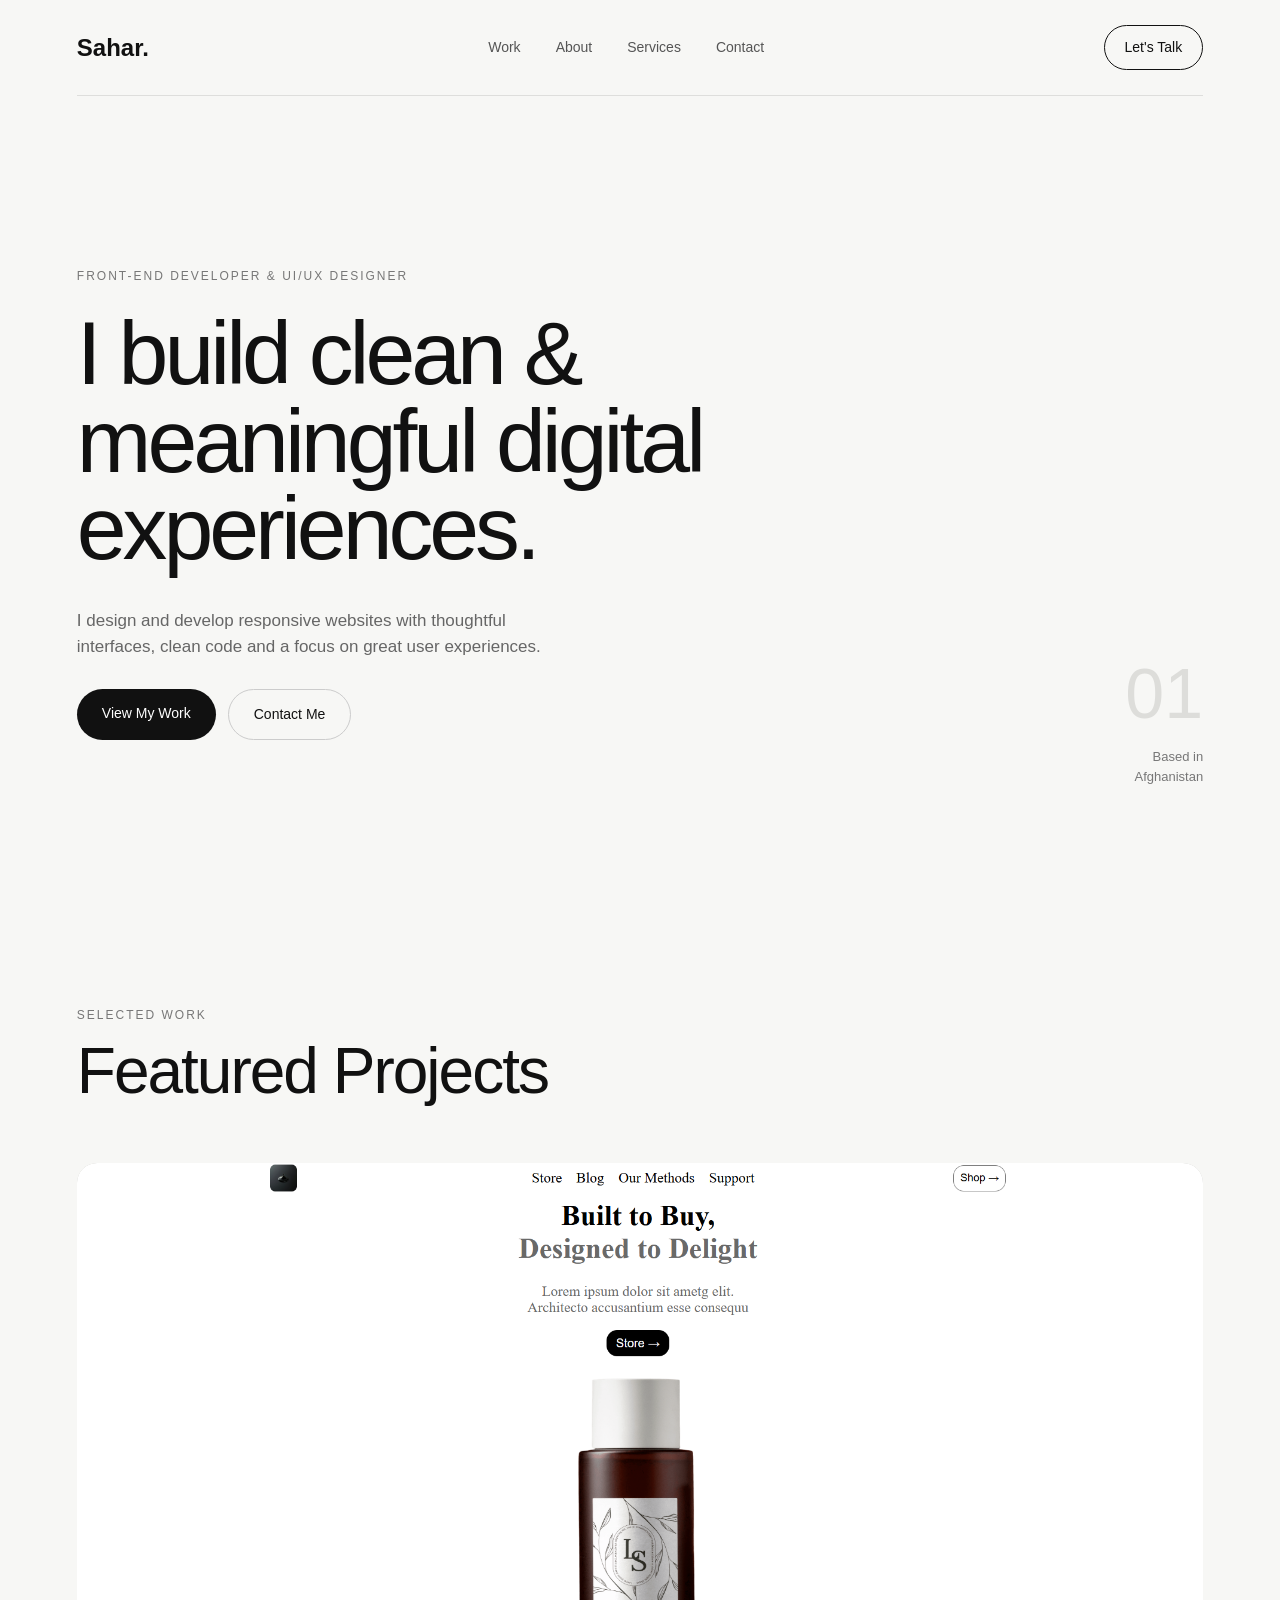
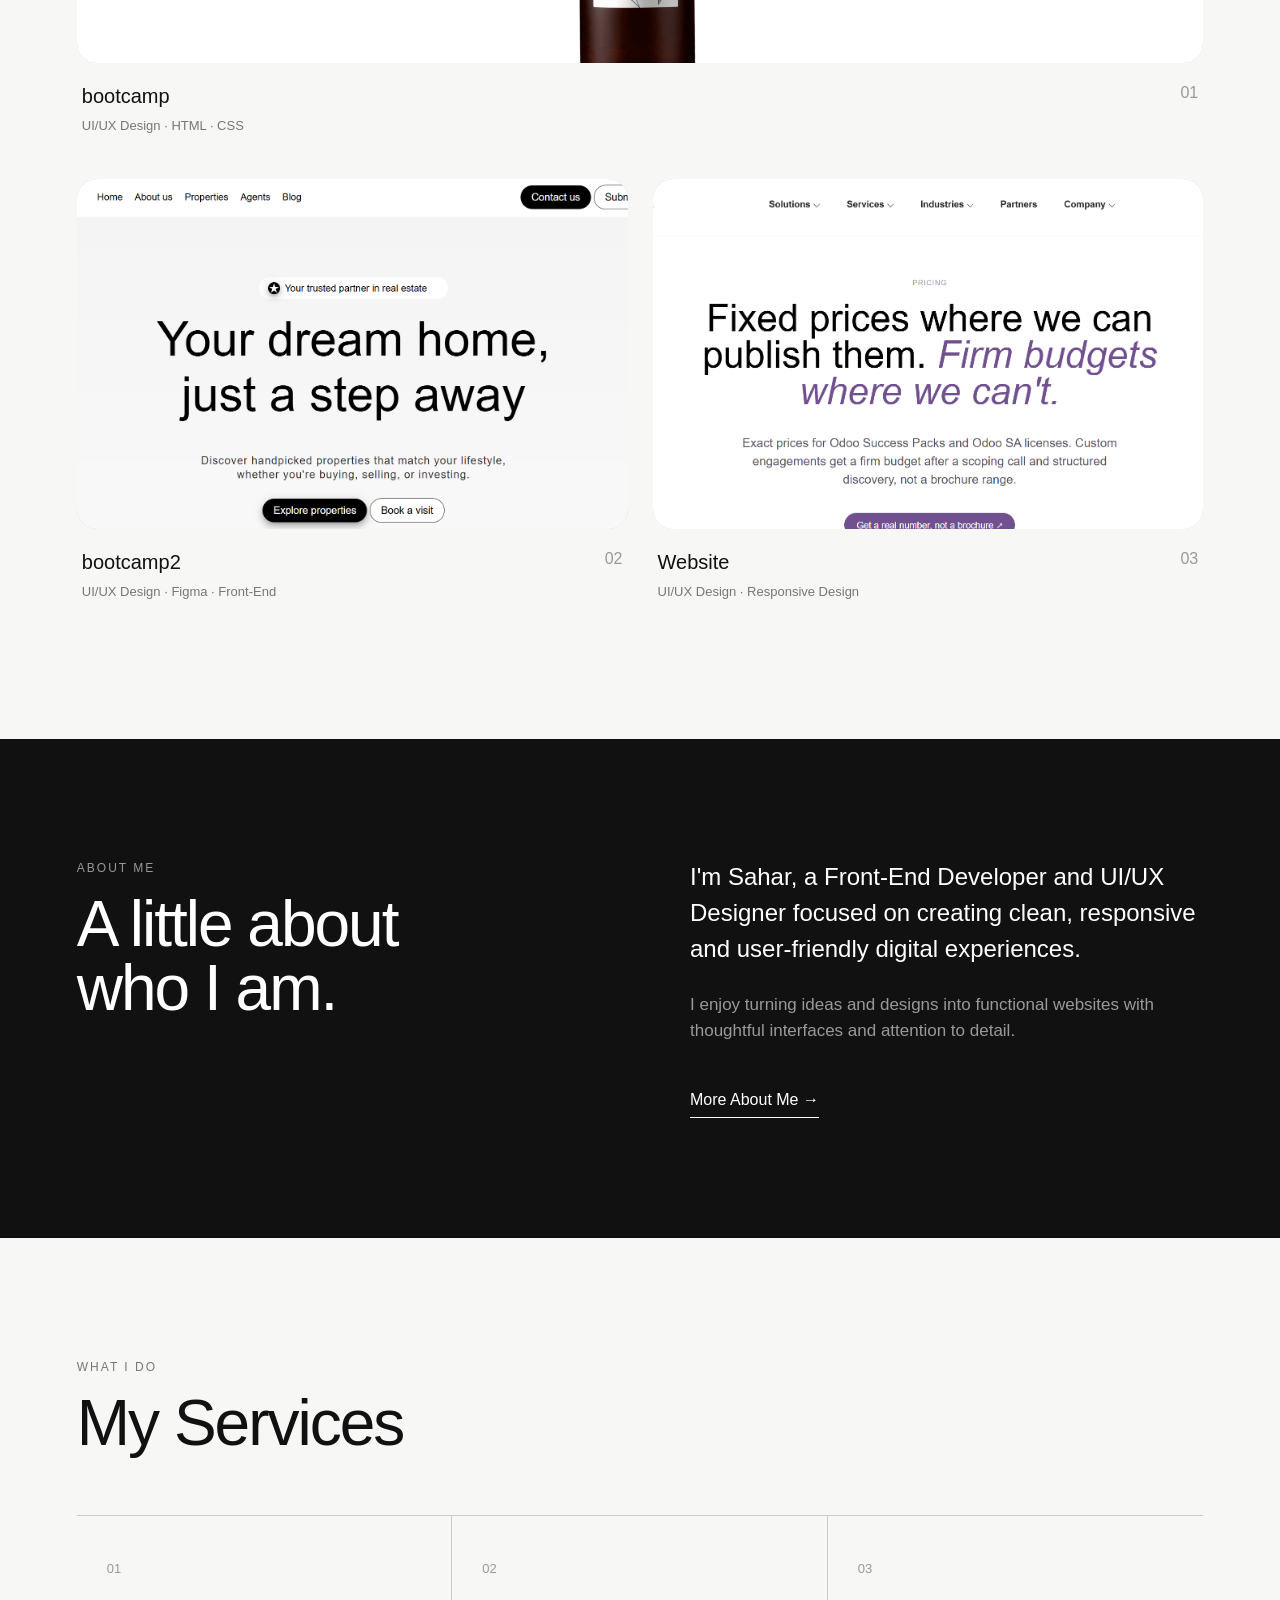
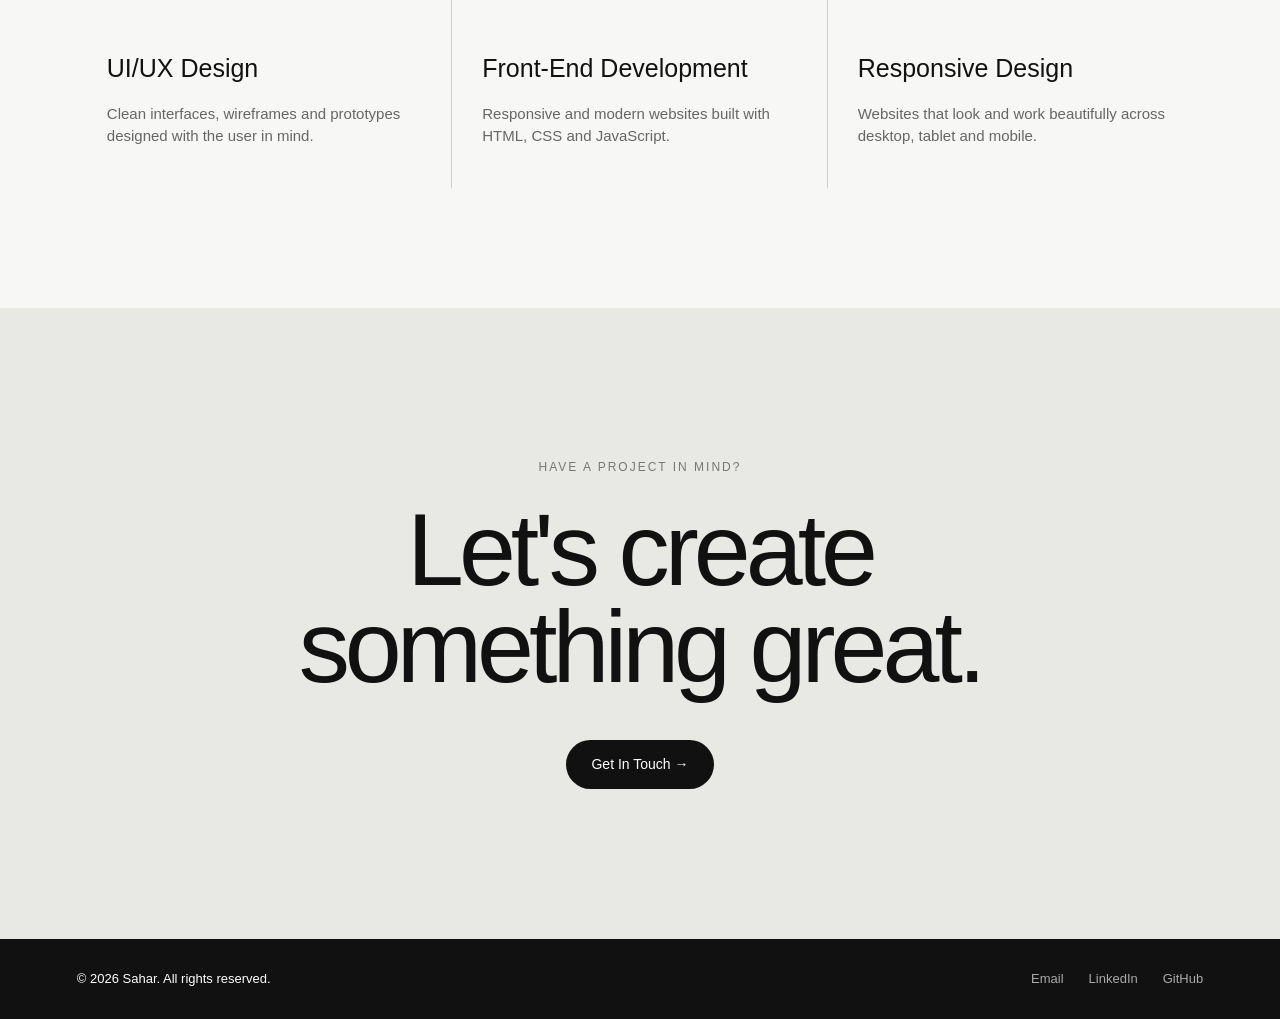
<file: index.html>
<!DOCTYPE html>
<html lang="en">

<head>
    <meta charset="UTF-8">
    <meta name="viewport" content="width=device-width, initial-scale=1.0">
    <title>Sahar | Front-End Developer & UI/UX Designer</title>
    <link rel="stylesheet" href="home.css">
</head>

<body>

    <!-- HEADER -->
    <header>
        <nav class="navbar">

            <a href="#" class="logo">Sahar.</a>

            <div class="nav-links">
                <a href="#work">Work</a>
                <a href="#about">About</a>
                <a href="#services">Services</a>
                <a href="#contact">Contact</a>
            </div>

            <a href="#contact" class="nav-btn">Let's Talk</a>

        </nav>
    </header>


    <!-- HERO -->
    <section class="hero">

        <div class="hero-content">

            <p class="small-text">
                FRONT-END DEVELOPER & UI/UX DESIGNER
            </p>

            <h1>
                I build clean & <br>
                meaningful digital <br>
                experiences.
            </h1>

            <p class="hero-description">
                I design and develop responsive websites with
                thoughtful interfaces, clean code and a focus on
                great user experiences.
            </p>

            <div class="hero-buttons">
                <a href="#work" class="dark-btn">View My Work</a>
                <a href="#contact" class="light-btn">Contact Me</a>
            </div>

        </div>

        <div class="hero-number">
            <span>01</span>
            <p>Based in<br>Afghanistan</p>
        </div>

    </section>


    <!-- PROJECTS -->
    <section class="work" id="work">

        <div class="section-title">
            <p>SELECTED WORK</p>
            <h2>Featured Projects</h2>
        </div>

        <div class="projects">

            <article class="project-card">

                <a href="Bootcamp 1/index.html">

                    <div class="project-image">
                        <img src="Screenshot 2026-08-30 030209.png"
                             alt="Café Website">
                    </div>

                    <div class="project-info">

                        <div>
                            <h3>bootcamp</h3>
                            <p>UI/UX Design · HTML · CSS</p>
                        </div>

                        <span>01</span>

                    </div>

                </a>

            </article>


            <article class="project-card">
                <a href="bootcamp 2/bootcamp 2/index.html" class="project-card">

                <div class="project-image">
                    <img src="Screenshot 2026-08-30 031933.png"
                         alt="Portfolio Website">
                </div>

                <div class="project-info">

                    <div>
                        <h3>bootcamp2</h3>
                        <p>UI/UX Design · Figma · Front-End</p>
                    </div>
                    </a>

                    <span>02</span>

                </div>

            </article>


            <article class="project-card">

                <a href="Netlinks Pricing/Netlinks Pricing/index.html" class="project-card">
                <div class="project-image">
                    <img src="Screenshot 2026-08-30 032714.png"
                         alt="E-Commerce Website">
                </div>

                <div class="project-info">

                    <div>
                        <h3> Website</h3>
                        <p>UI/UX Design · Responsive Design</p>
                    </div>
                    </a>

                    <span>03</span>

                </div>

            </article>

        </div>

    </section>


    <!-- ABOUT -->
    <section class="about" id="about">

        <div class="section-title">
            <p>ABOUT ME</p>
            <h2>A little about<br>who I am.</h2>
        </div>

        <div class="about-text">

            <p>
                I'm Sahar, a Front-End Developer and UI/UX Designer
                focused on creating clean, responsive and user-friendly
                digital experiences.
            </p>

            <p>
                I enjoy turning ideas and designs into functional
                websites with thoughtful interfaces and attention
                to detail.
            </p>

            <a href="#contact" class="underline-btn">
                More About Me →
            </a>

        </div>

    </section>


    <!-- SERVICES -->
    <section class="services" id="services">

        <div class="section-title">
            <p>WHAT I DO</p>
            <h2>My Services</h2>
        </div>

        <div class="service-grid">

            <div class="service">
                <span>01</span>
                <h3>UI/UX Design</h3>
                <p>
                    Clean interfaces, wireframes and prototypes
                    designed with the user in mind.
                </p>
            </div>

            <div class="service">
                <span>02</span>
                <h3>Front-End Development</h3>
                <p>
                    Responsive and modern websites built with
                    HTML, CSS and JavaScript.
                </p>
            </div>

            <div class="service">
                <span>03</span>
                <h3>Responsive Design</h3>
                <p>
                    Websites that look and work beautifully
                    across desktop, tablet and mobile.
                </p>
            </div>

        </div>

    </section>


    <!-- CONTACT -->
    <section class="contact" id="contact">

        <p class="small-text">HAVE A PROJECT IN MIND?</p>

        <h2>
            Let's create<br>
            something great.
        </h2>

        <a href="mailto:your@email.com" class="dark-btn">
            Get In Touch →
        </a>

    </section>


    <!-- FOOTER -->
    <footer>

        <p>© 2026 Sahar. All rights reserved.</p>

        <div>
            <a href="mailto:saharjan.hamad@gmail.com">Email</a>
            <a href="#">LinkedIn</a>
            <a href="https://github.com/saharjanhamad-debug">GitHub</a>
        </div>

    </footer>
 
</body>
</html>
</file>
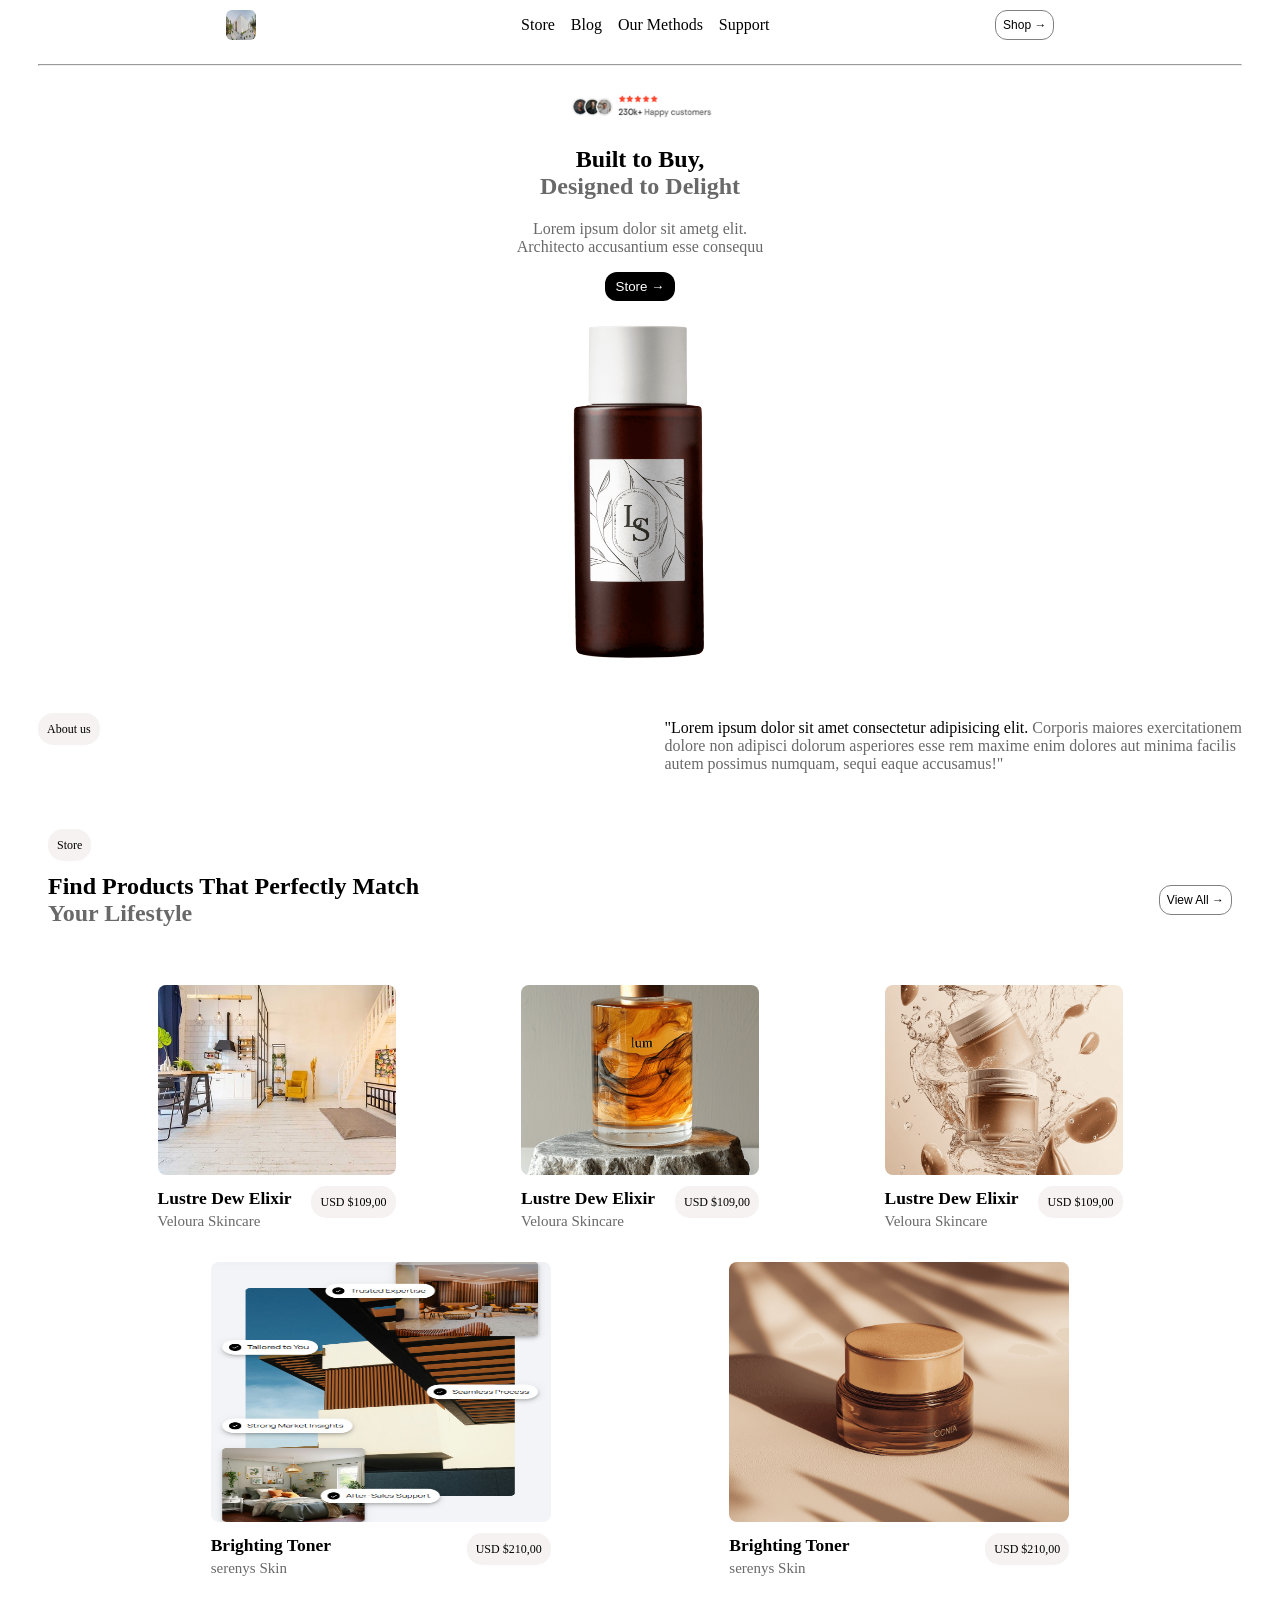
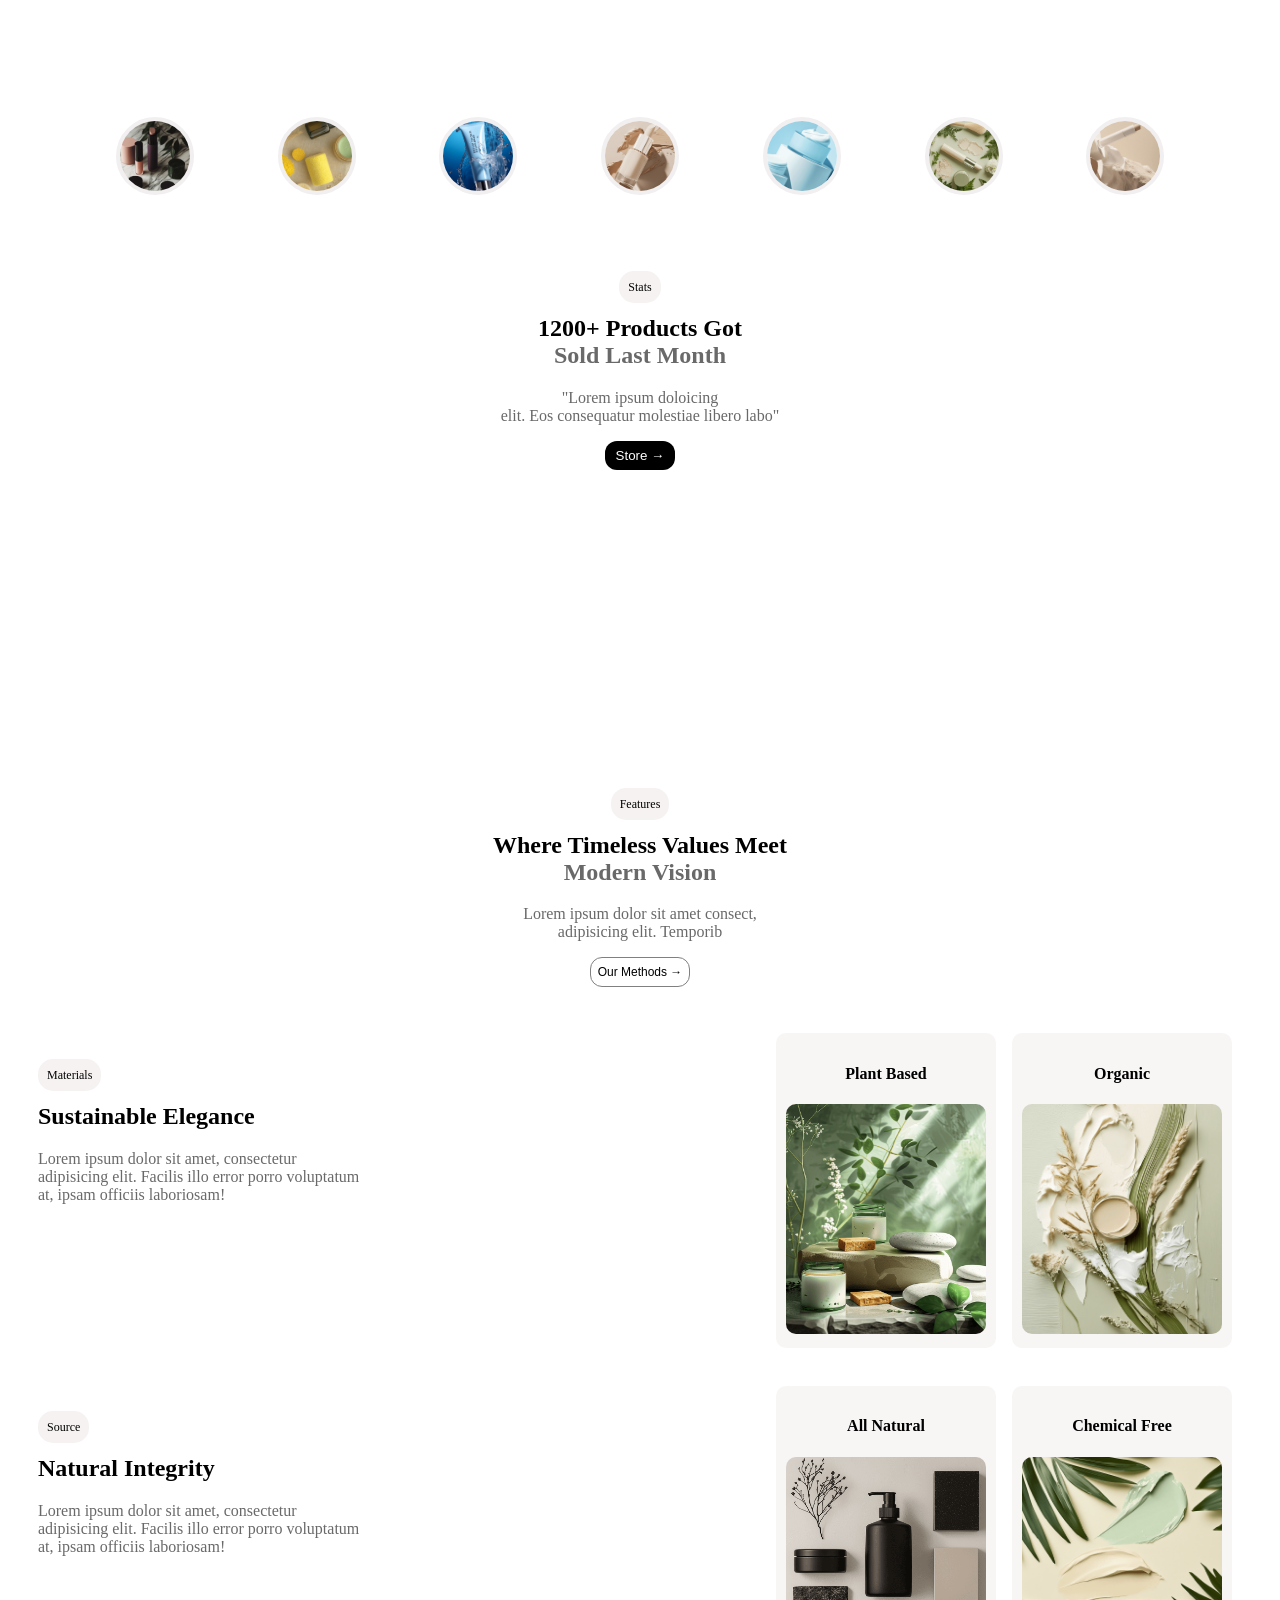
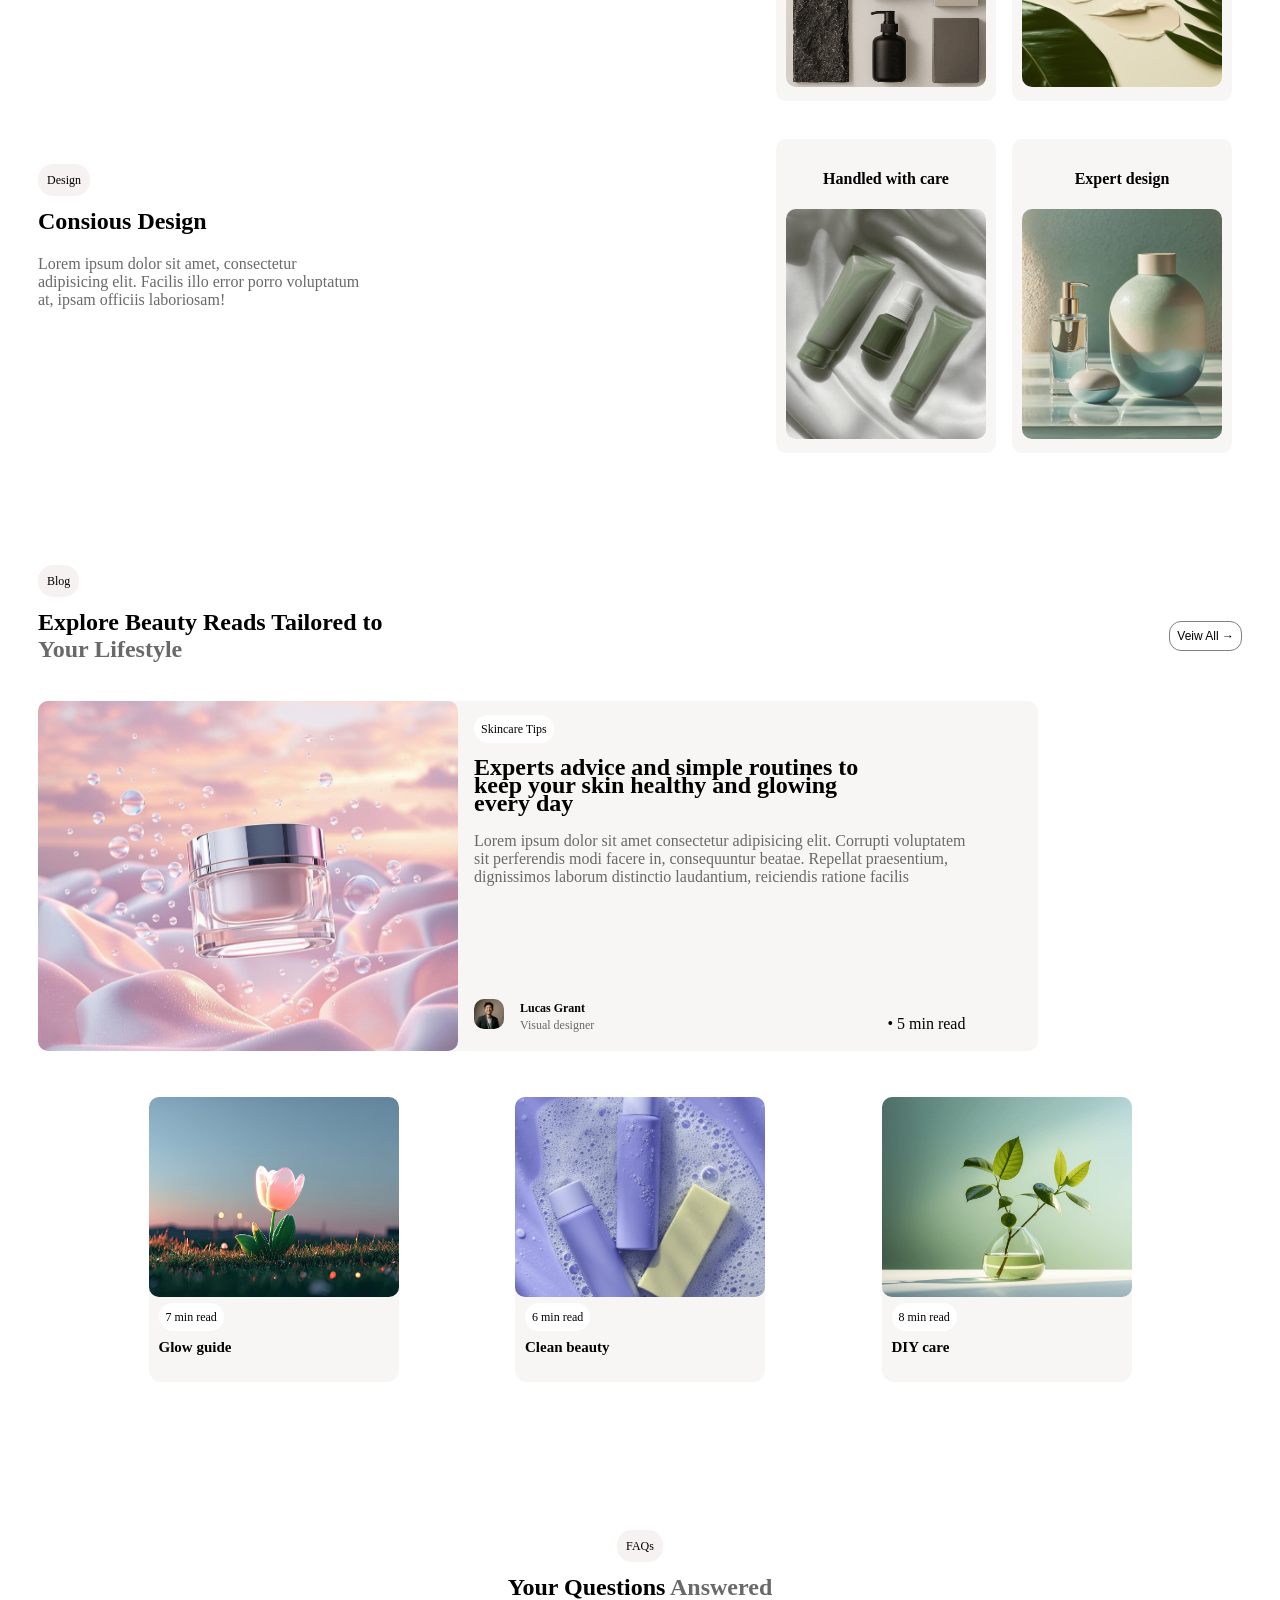
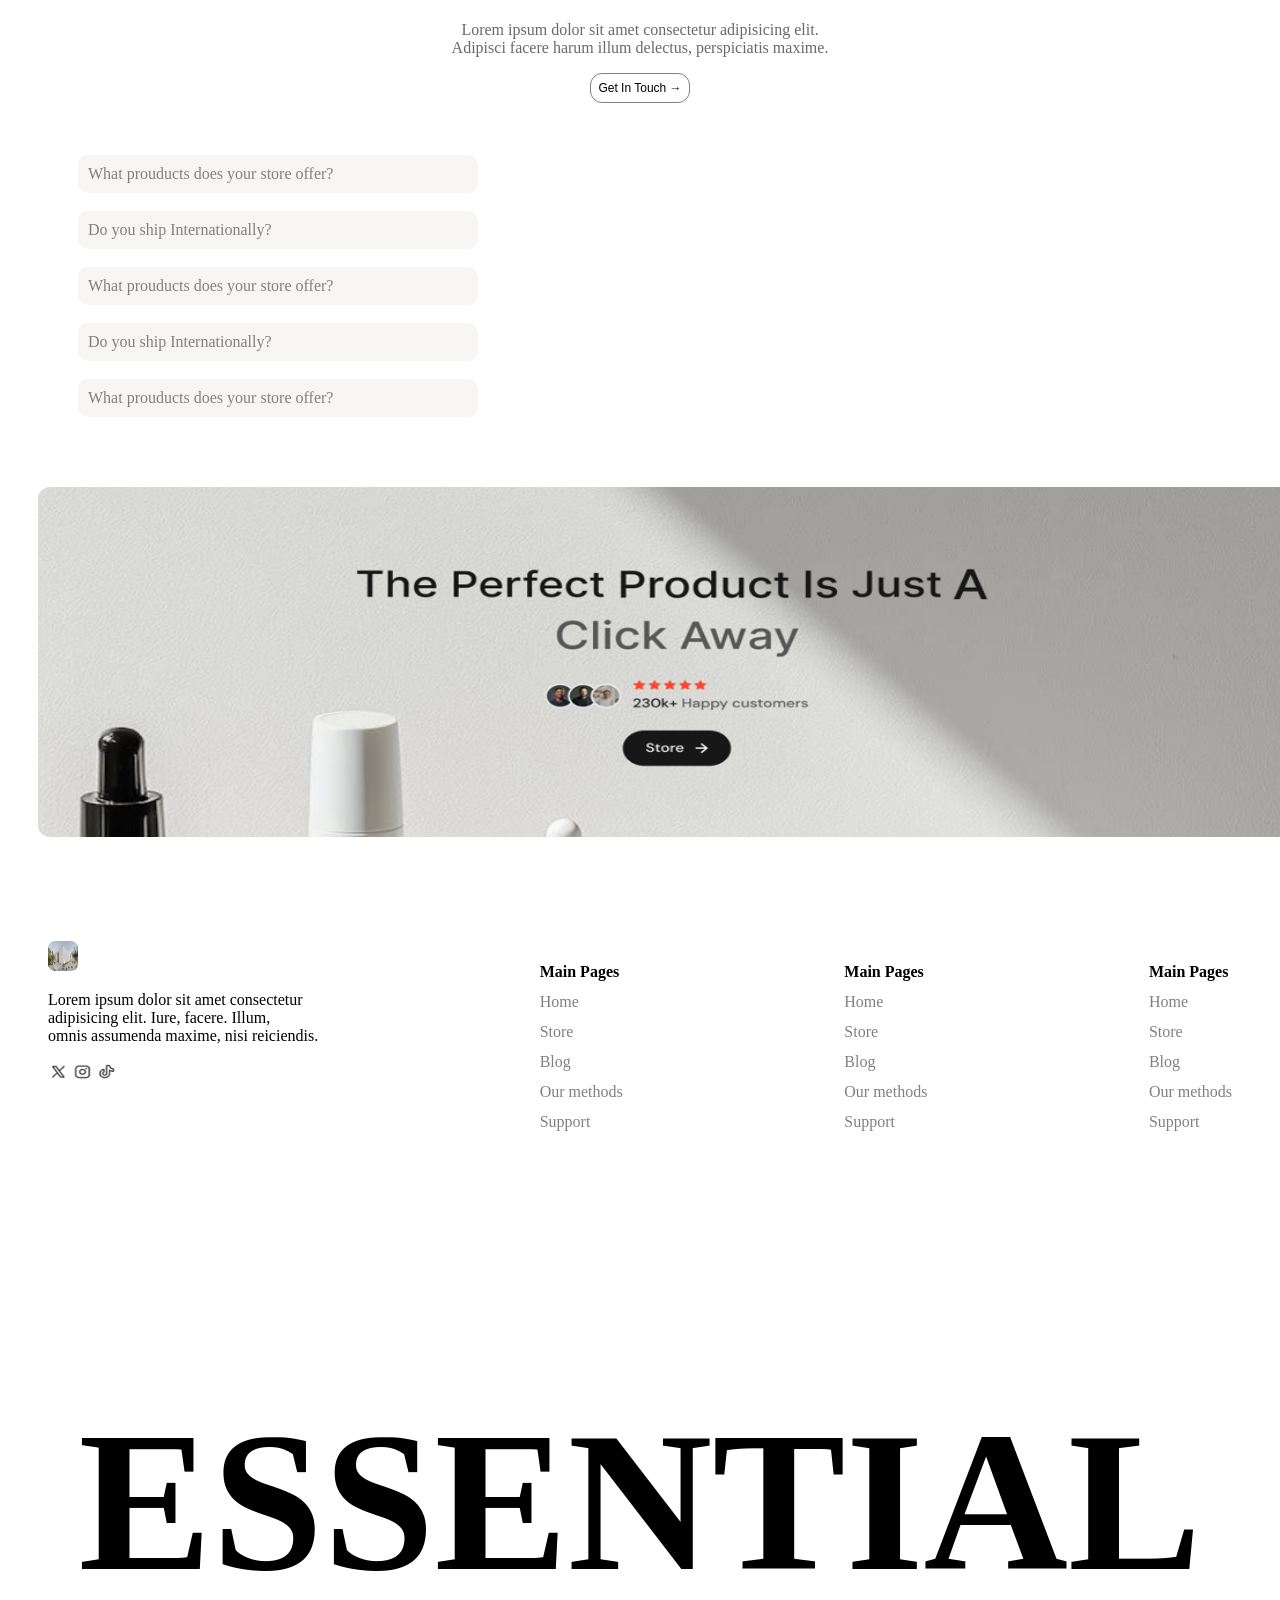
<file: bootcome1.html>
<!DOCTYPE html>
<html lang="en">
<head>
    <meta charset="UTF-8">
    <meta name="viewport" content="width=device-width, initial-scale=1.0">
    <title>Document</title>
    <link rel="stylesheet" href="bootcome1.css">
</head>
<body>
    <header>
        <img src="/img1.jpg" width="30px" height="30px" alt="">
        <nav>
            <ul>
                <li><a href="">Store</a></li>
                <li><a href="">Blog</a></li>
                <li><a href="">Our Methods</a></li>
                <li><a href="">Support</a></li>
            </ul>
        </nav>
        <button class="button1">Shop →</button>
    </header>
    <br>
    <hr>
    <!-- Start of Hero section 1 -->
     <br>
     <section class="center">
    
        <img src="/img2.png" width="150px" height="30px" alt="">
        <h1>Built to Buy,<br><span class="span">Designed to Delight</span></h1>
        <p class="span">Lorem ipsum dolor sit ametg elit. <br>Architecto accusantium esse consequu</p>
        <button class="button2">Store →</button>
        <br>
        <img src="/img3.png" width="210px" height="380px" alt="">
     </section>
     <br>
     <section>
        <div class="flex3">
            <div><span class="shape">About us</span></div>
            <p>"Lorem ipsum dolor sit amet consectetur adipisicing elit. <span class="span"> Corporis maiores exercitationem <br>dolore non adipisci dolorum asperiores esse rem maxime enim dolores aut minima facilis <br> autem possimus numquam, sequi eaque accusamus!"</span></p>
        </div>
     </section>
     <br>
     <br>
     <!-- Start Of Hero section 2 -->
     <section>
        <div id="padding">
        <span class="shape">Store</span>
        <div class="flex">
            <h1>Find Products That Perfectly Match <br><span class="span">Your Lifestyle</span></h1>
            <button class="button1">View All →</button>
        </div>
        </div>
        <br>
        <div class="flex2">
            <div>
               <img class="card" src="/img4.jpg" width="238px" height="190px" alt="">
                <div class="card2">
                    <div class="line">
                        <h3>Lustre Dew Elixir</h3>
                        <span class="span">Veloura Skincare</span>
                    </div>
                    <div><span class="shape">USD $109,00</span></div>
                </div>
            </div>
            <div>
                <img class="card" src="/img5.png" width="238px" height="190px" alt="">
                <div class="card2">
                    <div class="line">
                        <h3>Lustre Dew Elixir</h3>
                        <span class="span">Veloura Skincare</span>
                    </div>
                    <div><span class="shape">USD $109,00</span></div>
                </div>
            </div>
            <div>
                <img class="card" src="/img6.png" width="238px" height="190px" alt="">
                <div class="card2">
                    <div class="line">
                        <h3>Lustre Dew Elixir</h3>
                        <span class="span">Veloura Skincare</span>
                    </div>
                    <div><span class="shape">USD $109,00</span></div>
                </div>
            </div>
        </div>
        <br>
        <div class="flex2">
            <div>
                <img class="card" src="/img7.png" width="340px" height="260px" alt="">
                <div class="card2">
                    <div class="line">
                        <h3>Brighting Toner</h3>
                        <span class="span">serenys Skin</span>
                    </div>
                    <div><span class="shape">USD $210,00</spann></div>
                </div>
            </div>
            <div>
                <img class="card" src="/img8.png" width="340px" height="260px" alt="">
                <div class="card2">
                    <div class="line">
                        <h3>Brighting Toner</h3>
                        <span class="span">serenys Skin</span>
                    </div>
                    <div><span class="shape">USD $210,00</span></div>
                </div>
            </div>
        </div>
     </section>
     <br>
     <br>
     <br>
     <br>
     <br>
     <br>
     <!-- Start of Hero Section 3 -->
      <br>
      <section>
        <div class="flex2">
            <img class="img" src="/img9.png" width="70px" height="70px" alt="">
            <img class="img" src="/img10.png" width="70px" height="70px" alt="">
            <img class="img" src="/img11.png" width="70px" height="70px" alt="">
            <img class="img" src="/img12.png" width="70px" height="70px" alt="">
            <img class="img" src="/img13.png" width="70px" height="70px" alt="">
            <img class="img" src="/img14.png" width="70px" height="70px" alt="">
            <img class="img" src="/img15.png" width="70px" height="70px" alt="">
        </div>
        <br>
        <br>
        <br>
        <br>
        <div class="center">
            <span class="shape">Stats</span>
            <h1>1200+ Products Got <br><span class="span">Sold Last Month</span></h1>
            <p class="span">"Lorem ipsum doloicing <br> elit. Eos consequatur molestiae libero labo"</p>
            <button class="button2">Store →</button>
        </div>
      </section>
        <br>
        <br>
        <br>
        <br>
        <br>
        <br>
        <br>
        <br>
        <br>
        <br>
        <br>
        <br>
        <br>
        <br>
        <br>
        <br>
        <br>
        <br>
      <!-- Start of HERo section 4  -->
       <section>
        <div class="center">
            <span class="shape">Features</span>
        <h1>Where Timeless Values Meet <br><span class="span">Modern Vision</span></h1>
        <p class="span">Lorem ipsum dolor sit amet consect, <br> adipisicing elit. Temporib</p>
        <button class="button1">Our Methods →</button>
        </div>
        <br>
        <br>
        <div class="flex3">
            <div>
                <span class="shape">Materials</span>
                <h2>Sustainable Elegance</h2>
                <p class="span">Lorem ipsum dolor sit amet, consectetur<br> adipisicing elit. Facilis illo error porro voluptatum<br> at, ipsam officiis laboriosam!</p>
            </div>
            <div class="flex2">
                <div class="card3">
                    <h4>Plant Based</h4>
                    <img src="/img16.png" width="200px" height="230px" alt="">
                </div>
                <div class="card3">
                    <h4>Organic</h4>
                    <img src="/img17.png" width="200px" height="230px" alt="">
                </div>
            </div>
        </div>
        <br>
        <div class="flex3">
            <div>
                <span class="shape">Source</span>
                <h2>Natural Integrity</h2>
                <p class="span">Lorem ipsum dolor sit amet, consectetur<br> adipisicing elit. Facilis illo error porro voluptatum<br> at, ipsam officiis laboriosam!</p>
            </div>
            <div class="flex2">
                <div class="card3">
                    <h4>All Natural</h4>
                    <img src="/img18.png" width="200px" height="230px" alt="">
                </div>
                <div class="card3">
                    <h4>Chemical Free</h4>
                    <img src="/img19.png" width="200px" height="230px" alt="">
                </div>
            </div>
        </div>
        <br>
        <div class="flex3">
            <div>
                <span class="shape">Design</span>
                <h2>Consious Design</h2>
                <p class="span">Lorem ipsum dolor sit amet, consectetur<br> adipisicing elit. Facilis illo error porro voluptatum<br> at, ipsam officiis laboriosam!</p>
            </div>
            <div class="flex2">
                <div class="card3">
                    <h4>Handled with care</h4>
                    <img src="/img20.png" width="200px" height="230px" alt="">
                </div>
                <div class="card3">
                    <h4>Expert design</h4>
                    <img src="/img21.jpg" width="200px" height="230px" alt="">
                </div>
            </div>
        </div>
       </section>
       <br>
       <br>
       <br>
       <br>
       <br>
       <br>
       <!-- Start of Hero section 5 -->
        <section>
            <span class="shape">Blog</span>
            <div class="flex">
                <h1>Explore Beauty Reads Tailored to <br><span class="span">Your Lifestyle</span> </h1>
                <button class="button1">Veiw All →</button>
            </div>
            <br>
            <div class="center2">
            <div id="card">
                <img src="/img22.jpg" width="420px" height="350px" alt="">
                <div>
                    <br>
                    <span class="shape2">Skincare Tips</span>
                    <h2>Experts advice and simple routines to <br> keep your skin healthy and glowing <br>every day </h2>
                    <p class="span">Lorem ipsum dolor sit amet consectetur adipisicing elit. Corrupti voluptatem  <br>sit perferendis modi facere in, consequuntur beatae. Repellat praesentium, <br> dignissimos laborum distinctio laudantium, reiciendis ratione facilis</p>
                    <br>
                    <br>
                    <br>
                    <br>
                    <br>
                    <div class="flex3">
                        <div id="flex4">
                        <img src="/pic1.png" width="30px" height="30px" alt="">
                        <div id="line2">
                            <h4>Lucas Grant</h4>
                            <span class="span">Visual designer</span>
                        </div>
                        </div>
                        <span>• 5 min read</span>
                    </div>
                </div>
            </div>
            </div>
            <br>
            <br>
            <div class="flex2">
                <div class="card4">
                    <img src="/img23.jpg" width="250px" height="200px" alt="">
                    <br>
                    <div class="line3">
                    <span class="shape2">7 min read</span>
                    <h4>Glow guide</h4>
                    </div>
                </div>
                <div class="card4">
                    <img src="/img24.png" width="250px" height="200px" alt="">
                    <br>
                    <div class="line3">
                    <span class="shape2">6 min read</span>
                    <h4>Clean beauty</h4>
                    </div>
                </div>
                <div class="card4">
                    <img src="/img25.png" width="250px" height="200px" alt="">
                    <br>
                    <div class="line3">
                    <span class="shape2">8 min read</span>
                    <h4>DIY care</h4>
                    </div>
                </div>
            </div>
        </section>
        <br>
        <br>
        <br>
        <br>
        <br>
        <br>
        <br>
        <br>
        <!-- start of Q&A section -->
         <section>
            <div class="center">
                <span class="shape">FAQs</span>
                <h1>Your Questions <span class="span">Answered</span></h1>
                <p class="span">Lorem ipsum dolor sit amet consectetur adipisicing elit. <br>Adipisci facere harum illum delectus, perspiciatis maxime.</p>
                <button class="button1">Get In Touch →</button>
            </div>
            <br>
            <br>

            <div class="center2">
            <ul id="q">
                <li class="q">What prouducts does your store offer?</li>
                <br>
                <li class="q">Do you ship Internationally?</li>
                <br>
                <li class="q">What prouducts does your store offer?</li>
                <br>
                <li class="q">Do you ship Internationally?</li>
                <br>
                <li class="q">What prouducts does your store offer?</li>
    
            </ul>
            </div>
            
         </section>
         <br>
         <br>
         <br>
         <section>
            <img id="center3" src="/pic2.png" width="1280px" height="350px" alt="">
         </section>
         <br>
         <br>
         <br>
         <br>
         <br>
         <footer id="flex0">
            <div>
                <img id="pic3" src="/img1.jpg" width="30px" height="30px" alt="">
                <p>Lorem ipsum dolor sit amet consectetur <br> adipisicing elit. Iure, facere. Illum,<br> omnis assumenda maxime, nisi reiciendis.</p>
                    <img src="/pic3.png" width="68px" height="20px" alt="">
            </div>
            
            <div>
                <ul class="list">
                    <li><strong>Main Pages</strong></li>
                    <li class="listcolor">Home</li>
                    <li class="listcolor">Store</li>
                    <li class="listcolor">Blog</li>
                    <li class="listcolor">Our methods</li>
                    <li class="listcolor">Support</li> 
                </ul>
            </div>
            <div>
                <ul class="list">
                    <li><strong>Main Pages</strong></li>
                    <li class="listcolor">Home</li>
                    <li class="listcolor">Store</li>
                    <li class="listcolor">Blog</li>
                    <li class="listcolor">Our methods</li>
                    <li class="listcolor">Support</li> 
                </ul>
            </div>
            <div>
                <ul class="list">
                    <li><strong>Main Pages</strong></li>
                    <li class="listcolor">Home</li>
                    <li class="listcolor">Store</li>
                    <li class="listcolor">Blog</li>
                    <li class="listcolor">Our methods</li>
                    <li class="listcolor">Support</li> 
                </ul>
            </div>
            </div>
         </footer>
         <br>
         <br>
         <br>
         <br>
         <br>
         <h1 id="font">ESSENTIAL</h1>
</body>
</html>
</file>
<file: home.css>
* {
    margin: 0;
    padding: 0;
    box-sizing: border-box;
}

html {
    scroll-behavior: smooth;
}

body {
    font-family: Arial, Helvetica, sans-serif;
    background: #f7f7f5;
    color: #111111;
    line-height: 1.5;
}

a {
    text-decoration: none;
    color: inherit;
}


/* ================= NAVBAR ================= */

header {
    padding: 25px 6%;
}

.navbar {
    display: flex;
    align-items: center;
    justify-content: space-between;
    border-bottom: 1px solid #dededc;
    padding-bottom: 25px;
}

.logo {
    font-size: 24px;
    font-weight: 700;
}

.nav-links {
    display: flex;
    gap: 35px;
}

.nav-links a {
    font-size: 14px;
    color: #555555;
    transition: 0.3s;
}

.nav-links a:hover {
    color: #111111;
}

.nav-btn {
    border: 1px solid #111111;
    padding: 11px 20px;
    border-radius: 50px;
    font-size: 14px;
}


/* ================= BUTTONS ================= */

.dark-btn {
    display: inline-block;
    background: #111111;
    color: white;
    padding: 14px 25px;
    border-radius: 50px;
    font-size: 14px;
    transition: 0.3s;
}

.dark-btn:hover {
    background: #333333;
}

.light-btn {
    display: inline-block;
    border: 1px solid #cccccc;
    padding: 14px 25px;
    border-radius: 50px;
    font-size: 14px;
}


/* ================= HERO ================= */

.hero {
    min-height: 85vh;
    padding: 100px 6%;
    display: flex;
    justify-content: space-between;
    align-items: center;
}

.hero-content {
    max-width: 850px;
}

.small-text {
    font-size: 12px;
    letter-spacing: 2px;
    color: #777777;
    margin-bottom: 25px;
}

.hero h1 {
    font-size: clamp(50px, 7vw, 100px);
    line-height: 0.98;
    letter-spacing: -4px;
    font-weight: 500;
}

.hero-description {
    max-width: 500px;
    color: #666666;
    margin-top: 35px;
    font-size: 17px;
}

.hero-buttons {
    display: flex;
    gap: 12px;
    margin-top: 30px;
}

.hero-number {
    align-self: flex-end;
    text-align: right;
}

.hero-number span {
    font-size: 70px;
    font-weight: 300;
    color: #ddddda;
}

.hero-number p {
    color: #777777;
    font-size: 13px;
}


/* ================= SECTIONS ================= */

.work,
.about,
.services {
    padding: 120px 6%;
}

.section-title {
    margin-bottom: 60px;
}

.section-title p {
    font-size: 12px;
    letter-spacing: 2px;
    color: #777777;
    margin-bottom: 15px;
}

.section-title h2 {
    font-size: clamp(40px, 5vw, 70px);
    line-height: 1;
    font-weight: 500;
    letter-spacing: -2px;
}


/* ================= PROJECTS ================= */

.projects {
    display: grid;
    grid-template-columns: repeat(2, 1fr);
    gap: 25px;
}

.project-card:first-child {
    grid-column: span 2;
}

.project-image {
    height: 500px;
    border-radius: 20px;
    background: #dededb;
    overflow: hidden;
}

.project-card:not(:first-child) .project-image {
    height: 350px;
}


/* PROJECT IMAGES */

.project-image img {
    width: 100%;
    height: 100%;
    object-fit: cover;
    display: block;
    border-radius: 20px;
}

.image-one {
    background: linear-gradient(135deg, #202020, #8a8a8a);
}

.image-two {
    background: linear-gradient(135deg, #eeeeec, #a5a5a5);
}

.image-three {
    background: linear-gradient(135deg, #303030, #d2d2cf);
}


/* PROJECT INFO */

.project-info {
    display: flex;
    justify-content: space-between;
    padding: 18px 5px;
}

.project-info h3 {
    font-size: 20px;
    font-weight: 500;
}

.project-info p {
    color: #777777;
    font-size: 13px;
    margin-top: 5px;
}

.project-info span {
    color: #999999;
}


/* ================= ABOUT ================= */

.about {
    display: grid;
    grid-template-columns: 1fr 1fr;
    gap: 100px;
    background: #111111;
    color: white;
}

.about .section-title p {
    color: #999999;
}

.about-text {
    max-width: 550px;
}

.about-text p {
    font-size: 24px;
    line-height: 1.5;
    margin-bottom: 25px;
}

.about-text p:nth-child(2) {
    font-size: 17px;
    color: #999999;
}

.underline-btn {
    display: inline-block;
    margin-top: 20px;
    padding-bottom: 5px;
    border-bottom: 1px solid white;
}


/* ================= SERVICES ================= */

.service-grid {
    display: grid;
    grid-template-columns: repeat(3, 1fr);
    border-top: 1px solid #ccccca;
}

.service {
    padding: 40px 30px;
    border-right: 1px solid #ccccca;
}

.service:last-child {
    border-right: none;
}

.service span {
    color: #999999;
    font-size: 13px;
}

.service h3 {
    font-size: 25px;
    font-weight: 500;
    margin: 70px 0 15px;
}

.service p {
    color: #666666;
    font-size: 15px;
}


/* ================= CONTACT ================= */

.contact {
    background: #e8e8e5;
    text-align: center;
    padding: 150px 6%;
}

.contact h2 {
    font-size: clamp(55px, 8vw, 110px);
    line-height: 0.95;
    letter-spacing: -5px;
    font-weight: 500;
    margin-bottom: 45px;
}


/* ================= FOOTER ================= */

footer {
    background: #111111;
    color: white;
    padding: 30px 6%;
    display: flex;
    justify-content: space-between;
    font-size: 13px;
}

footer div {
    display: flex;
    gap: 25px;
}

footer a {
    color: #aaaaaa;
}


/* ================= MOBILE ================= */

@media (max-width: 768px) {

    header {
        padding: 20px;
    }

    .nav-links {
        display: none;
    }

    .hero {
        min-height: auto;
        padding: 80px 20px;
        display: block;
    }

    .hero h1 {
        font-size: 52px;
        letter-spacing: -2px;
    }

    .hero-description {
        font-size: 15px;
    }

    .hero-number {
        margin-top: 70px;
        text-align: left;
    }

    .hero-number span {
        font-size: 50px;
    }

    .work,
    .about,
    .services {
        padding: 80px 20px;
    }

    .projects {
        grid-template-columns: 1fr;
    }

    .project-card:first-child {
        grid-column: span 1;
    }

    .project-image,
    .project-card:not(:first-child) .project-image {
        height: 300px;
        width: 100%;
    }

    .project-image img {
        width: 100%;
        height: 100%;
        object-fit: cover;
    }

    .about {
        grid-template-columns: 1fr;
        gap: 40px;
    }

    .about-text p {
        font-size: 20px;
    }

    .service-grid {
        grid-template-columns: 1fr;
    }

    .service {
        border-right: none;
        border-bottom: 1px solid #ccccca;
    }

    .service h3 {
        margin-top: 40px;
    }

    .contact {
        padding: 100px 20px;
    }

    .contact h2 {
        font-size: 55px;
        letter-spacing: -3px;
    }

    footer {
        flex-direction: column;
        gap: 20px;
    }
}
</file>
<file: bootcome1.css>
body{
    padding: 30px;
}
header {
    display: flex;
    justify-content: space-evenly;
    align-items: center;
    position: fixed;
    background-color: white;
    top: 0;
    left: 0;
    width: 100%;
}
header img{
    border-radius: 6px;
}
nav ul {
    color: black;
    list-style-type: none;
    display: flex;
    gap: 1rem;
}
nav ul a{
    color: black;
    text-decoration: none;
}
.button1 {
    background-color: white;
    color: black;
    border-radius: 12px;
    padding: 7px;
    border:1px solid grey;
    font-size: 12px;
    text-align: center;
}

.center {
    text-align: center;
}
.span {
    color: #696969;
}
.button2 {
    background-color: black;
    color: white;
    border: none;
    border-radius: 12px;
    padding: 7px;
    width: 70px;
}
.shape {
    background-color: #f7f2f2;
    border-radius: 15px;
    border: none;
    padding: 9px;
    font-size: 12px;
}
#padding {
    padding: 10px;
}
.flex{
    display: flex;
    justify-content: space-between;
    align-items:baseline;
    align-items: center;
}
.card {
    border-radius: 8px;
}
.line {
    line-height: 5px;
    font-size: 15px;
}
.card2 {
    display: flex;
    align-items: center;
    justify-content: space-between;
}
.flex2{
    display: flex;
    padding: 10px;
    gap: 1rem;
    justify-content: center;
    justify-content: space-evenly;
}
.img {
    border-radius: 100%;
    border: 4px solid #f1efef;
}
.flex3 {
    display: flex;
    justify-content: space-between;
    align-items: baseline;
}
.card3 {
    background-color: #f8f5f5;
    align-items: center;
    text-align: center;
    padding: 10px;
    border-radius: 10px;
}
.card3 img {
    border-radius: 10px;
}
.shape2 {
    background-color: white;
    border: none;
    padding: 7px;
    font-size: 12px;
    border-radius: 15px;
    width: 80px;
}
#card{
    background-color: #f8f5f5;
    display: flex;
    gap: 1rem;
    line-height: 18px;
    width: 1000px;
    border-radius: 10px;
}
#card img{
    border-radius: 10px;
}
#flex4 {
    display: flex;
    gap: 1rem;
   align-items: last baseline;
}
#line2 {
    line-height: 1px;
    font-size: 12px;
    text-align: left;
}
#line2 p{
    font-size: 10px;
}
.card4 {
    background-color:  #f8f5f5;
    border-radius: 12px;
}
.card4 img{
    border-radius: 10px;
}
.line3 {
    padding: 10px;
    line-height: 10px;
    font-size: 15px;
}
.center2 {
    justify-self: center;
}
.q{
    background-color: #f8f5f5;
    color: gray;
    padding: 10px;
    border-radius: 10px;
}
#q {
    display: inline-block;
    justify-content: space-between;
    list-style: none;
    width: 400px;
}
#center3 {
    justify-self: center;
    border-radius: 12px;
}
#pic3{
    border-radius: 7px;
}
#flex0 {
    display: flex;
    padding: 10px;
    justify-content: space-between ;
    text-align: left;
}
.list {
    list-style: none;
    line-height: 30px;
}
.listcolor {
    color: grey;
}
#font {
    font-size: 200px;
    text-align: center;
    
}
</file>
